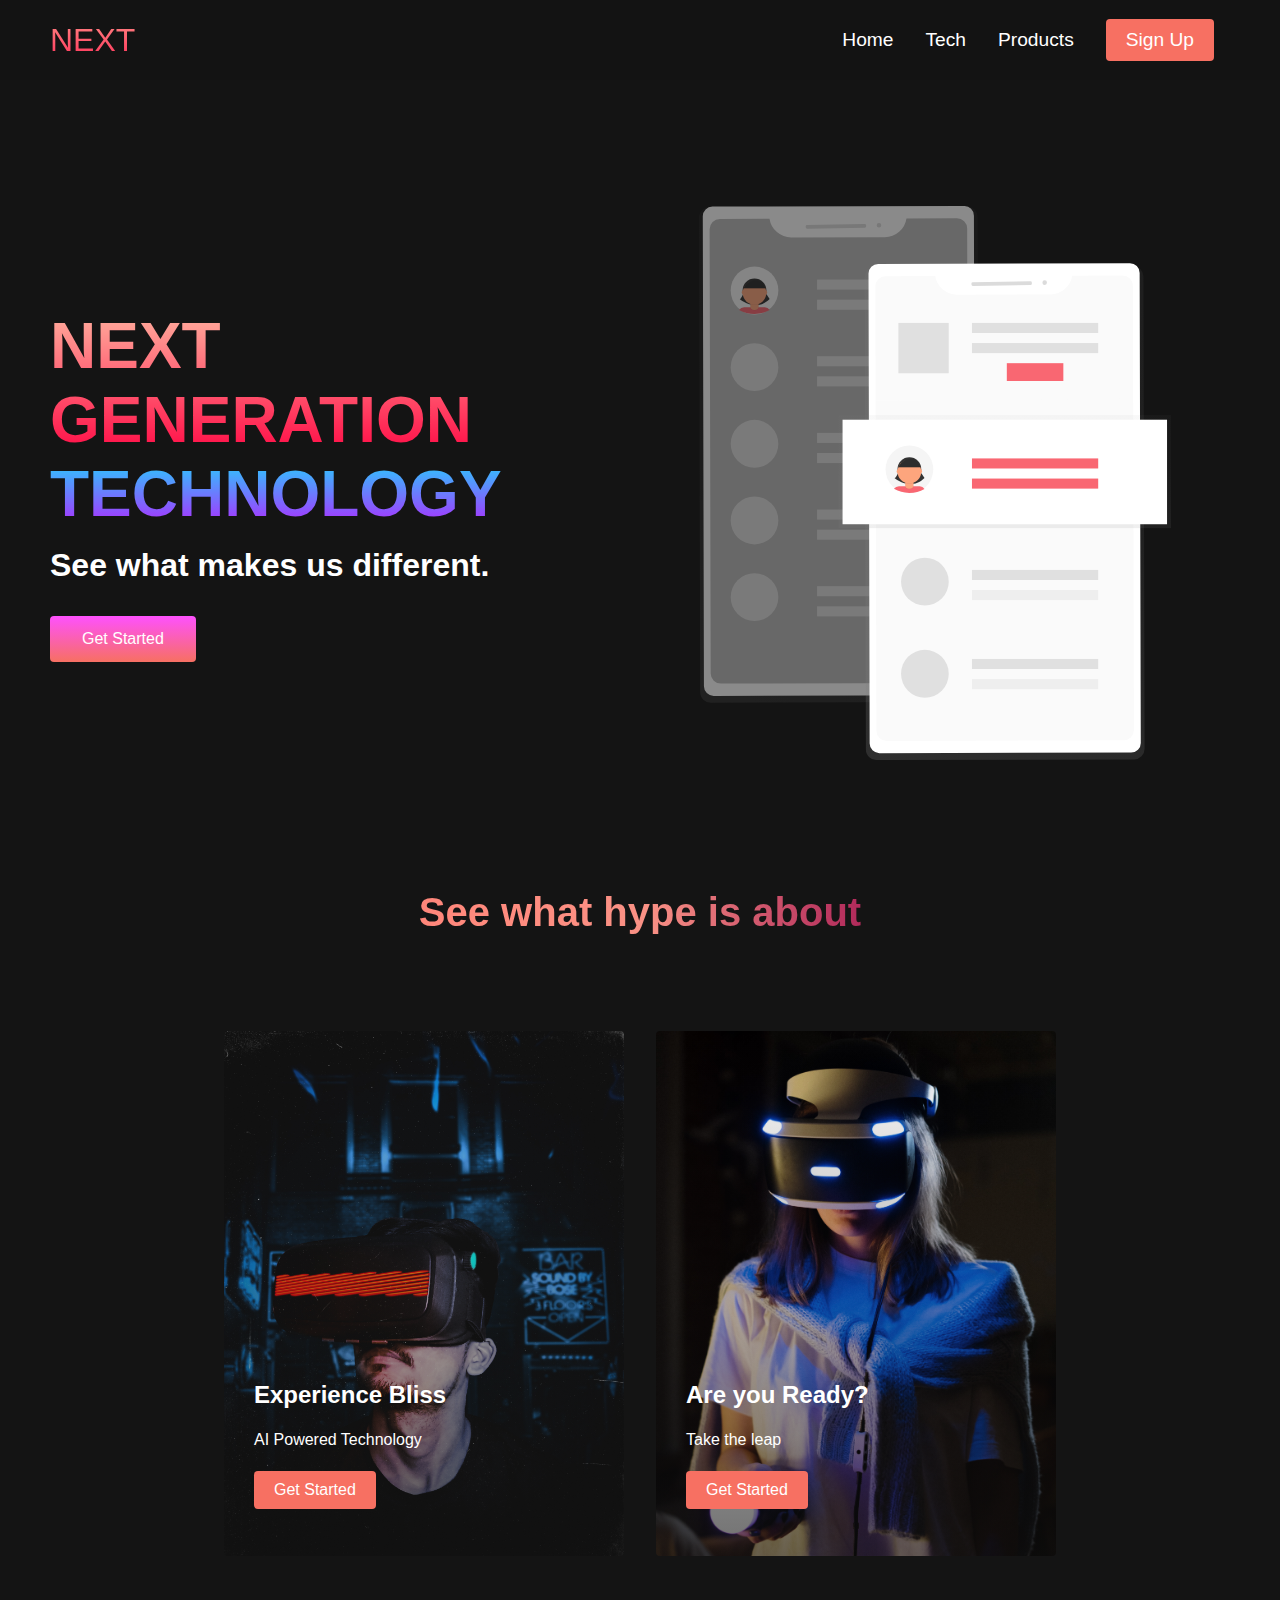
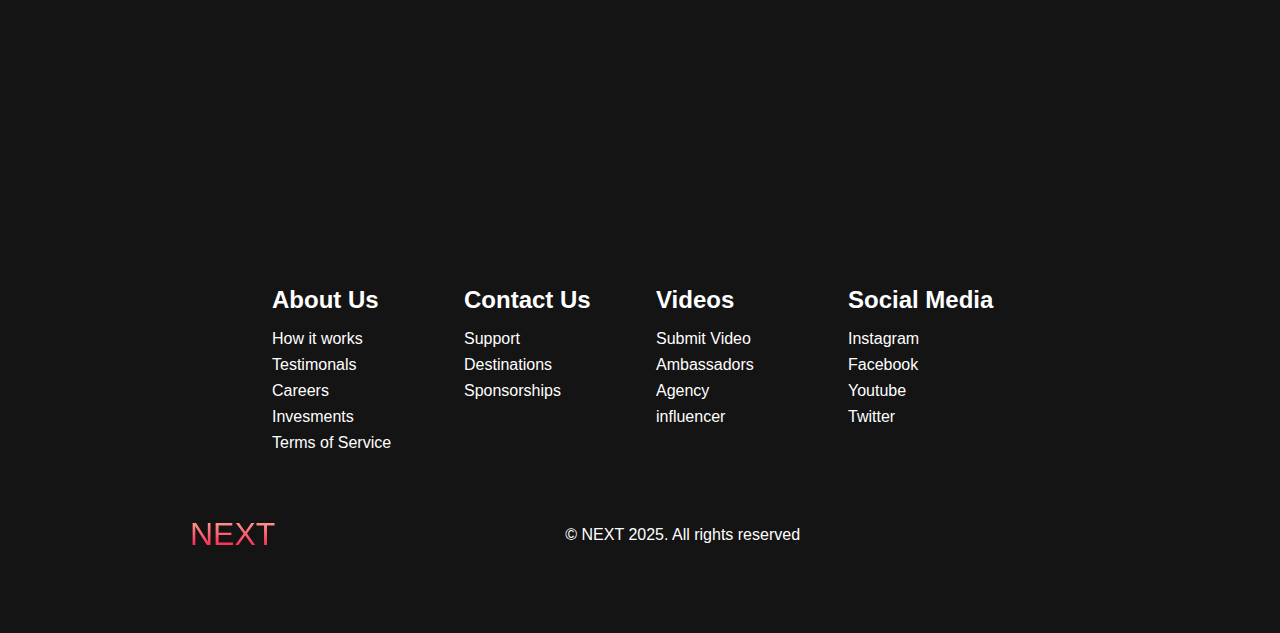
<file: index.html>
<!DOCTYPE html>
<html lang="en">
<head>
  <meta charset="UTF-8" />
  <meta name="viewport" content="width=device-width, initial-scale=1.0" />
  <title>NEXT Website</title>
  <link rel="stylesheet" href="style.css">
  <link 
    rel="stylesheet" 
    href="https://cdnjs.cloudflare.com/ajax/libs/font-awesome/5.15.4/css/all.min.css" 
    integrity="sha512-dN+HFZ+Kzb7rSg2a2WYnl3GPZhA+TgL2PYLaK5t4D1Hqgz0Ix1RCEcOYvmF+aEcs+zPvUJZk8Niw1f7Bbh7H2Q==" 
    crossorigin="anonymous" 
    referrerpolicy="no-referrer" 
  />
  <link rel="preconnect" href="https://fonts.googleapis.com">
<link rel="preconnect" href="https://fonts.gstatic.com" crossorigin>
<link rel="preconnect" href="https://fonts.googleapis.com">
<link rel="preconnect" href="https://fonts.gstatic.com" crossorigin>
<link href="https://fonts.googleapis.com/css2?family=Merriweather:ital,opsz,wght@0,18..144,300..900;1,18..144,300..900&display=swap" rel="stylesheet">
    <!--Navbar Section-->
  <nav class="navbar" role="navigation" aria-label="Main Navigation">
    <div class="navbar__container">
      <a href="/" id="navbar__logo"><i class="fas fa-gem"></i>  NEXT</a>
      <div class="navbar__toggle" id="mobile-menu">
        <span class="bar"></span>
        <span class="bar"></span>
        <span class="bar"></span>
      </div>
      <ul class="navbar__menu">
        <li class="navbar__item"><a href="/" class="navbar__links">Home</a></li>
        <li class="navbar__item"><a href="/tech.html" class="navbar__links">Tech</a></li>
        <li class="navbar__item"><a href="/" class="navbar__links">Products</a></li>
        <li class="navbar__btn"><a href="/" class="button">Sign Up</a></li>
      </ul>
    </div>
  </nav>
<!--Hero Section-->
<div class="main">
    <div class="main__container">
      <div class="main__content">
        <h1>NEXT GENERATION</h1>
        <h2>TECHNOLOGY</h2>
        <p>See what makes us different.</p>
        <button class="main__btn">
          <a href="/">Get Started</a>
        </button>
      </div> 
      <div class="main__img--container">
        <img src="images/pic1.svg" alt="pic" id="main__img">
      </div>
    </div>
  </div>
  <!--Services Section-->
  <div class="services">
    <h1>See what hype is about</h1>
    <div class="services__container">
        <div class="services__card">
            <h2>Experience Bliss</h2>
            <p>AI Powered Technology</p>
            <button>Get Started</button>
        </div>
        <div class="services__card">
            <h2>Are you Ready?</h2>
            <p>Take the leap</p>
            <button>Get Started</button>
        </div>
    </div>
  </div>
  <!--Footer Section-->
  <div class="footer__container">
    <div class="footer__links">
        <div class="footer__link--wrapper">
            <div class="footer__link--items">
                <h2>About Us</h2>
                <a href="/">How it works</a>
                <a href="/">Testimonals</a>
                <a href="/">Careers</a>
                <a href="/">Invesments</a>
                <a href="/">Terms of Service</a>
            </div>
            <div class="footer__link--items">
                <h2>Contact Us</h2>
                <a href="/">Support</a>
                <a href="/">Destinations</a>
                <a href="/">Sponsorships</a>
            </div>
        </div>
        <div class="footer__link--wrapper">
            <div class="footer__link--items">
                <h2>Videos</h2>
                <a href="/">Submit Video</a>
                <a href="/">Ambassadors</a>
                <a href="/">Agency</a>
                <a href="/">influencer</a>
            </div>
            <div class="footer__link--items">
                <h2>Social Media</h2>
                <a href="/">Instagram</a>
                <a href="/">Facebook</a>
                <a href="/">Youtube</a>
                <a href="/">Twitter</a>
            </div>
        </div>
    </div>
    <div class="social__media">
        <div class="social__media--wrap">
            <div class="footer__logo">
                <a href="/" id="footer__logo"><i class="fas faa-gem">
                </i>NEXT</a>
            </div>
            <p class="webside__right">© NEXT 2025. All rights reserved</p>
            <div class="social__icons">
                <a href="/" class="social__icon--link" target="_blank">
                    <i class="fab fa-facebook"></i>
                </a>
                <a href="/" class="social__icon--link" target="_blank">
                    <i class="fab fa-instagram"></i>
                </a>
                <a href="/" class="social__icon--link" target="_blank">
                    <i class="fab fa-youtube"></i>
                </a>
                <a href="/" class="social__icon--link" target="_blank">
                    <i class="fab fa-twitter"></i>
                </a>
            </div>
        </div>
    </div>
    
  </div>
  <script src="app.js"></script>
</body>
</html>
</file>
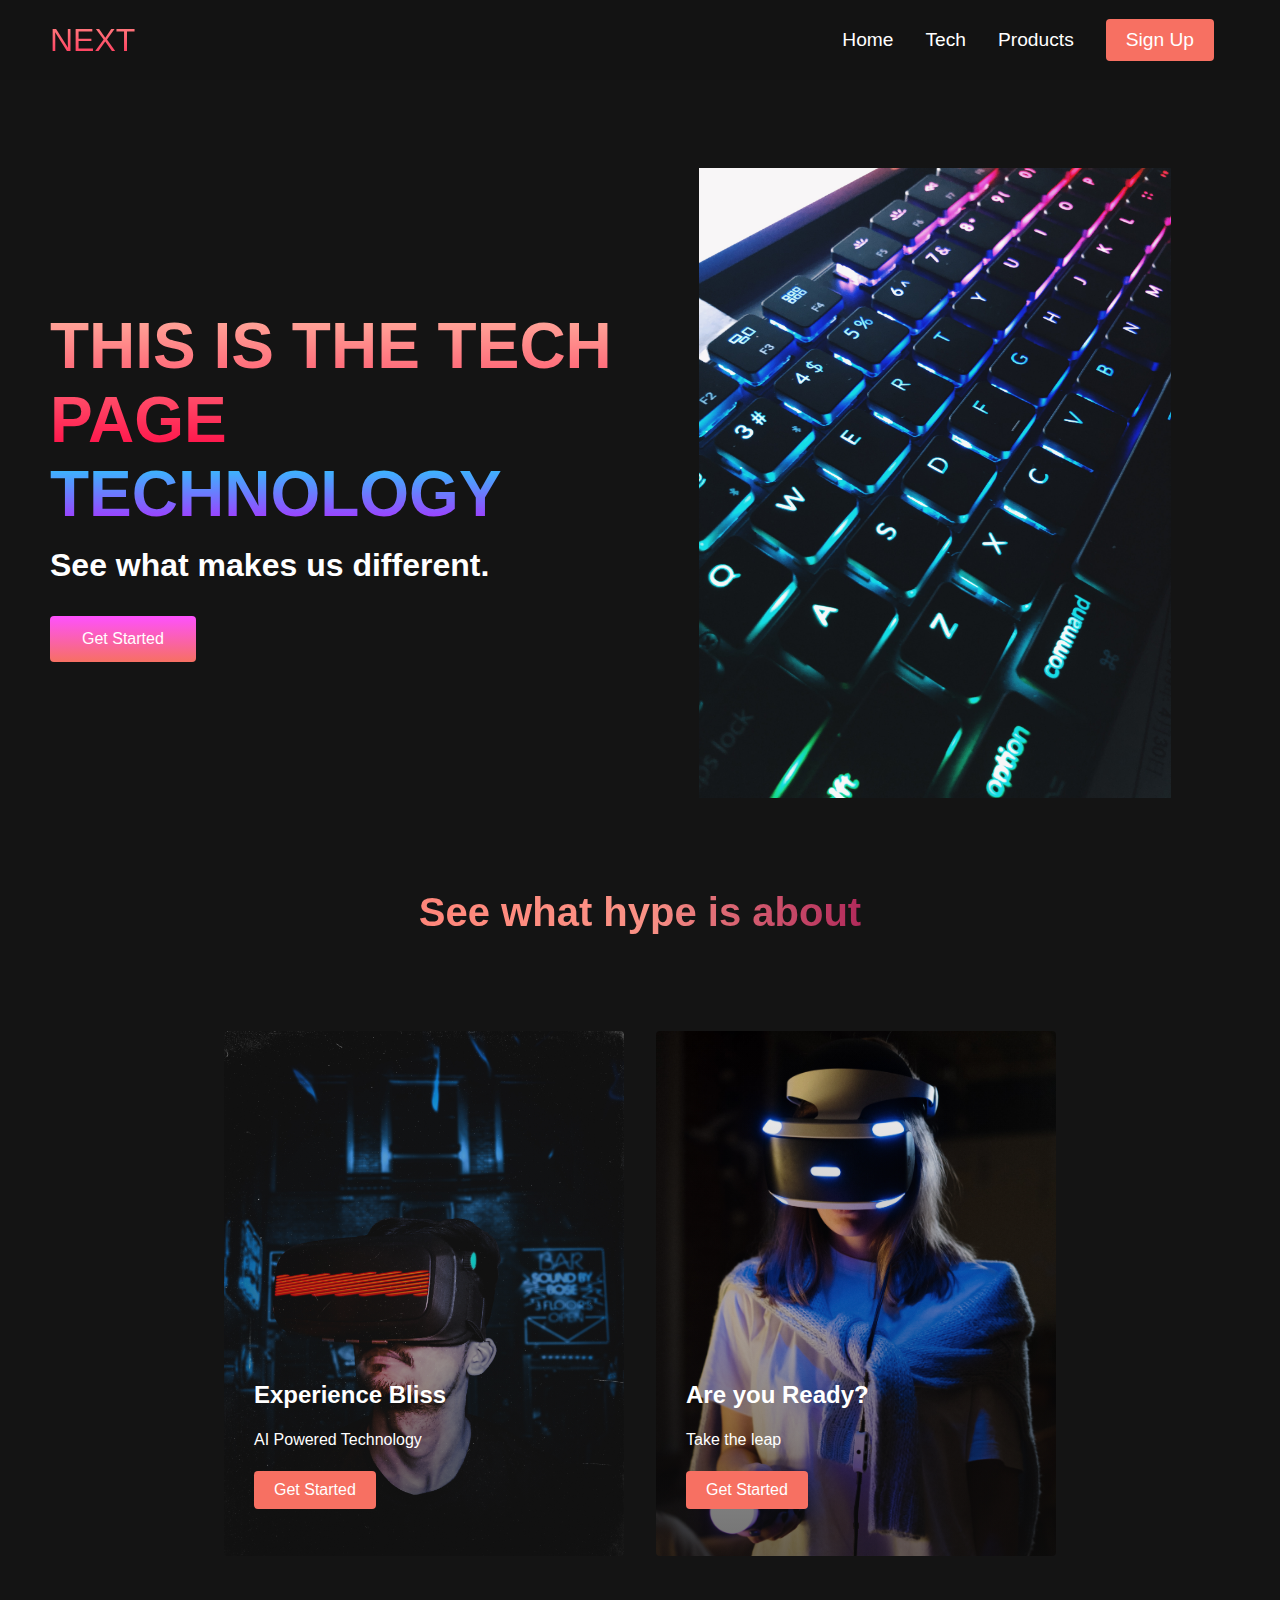
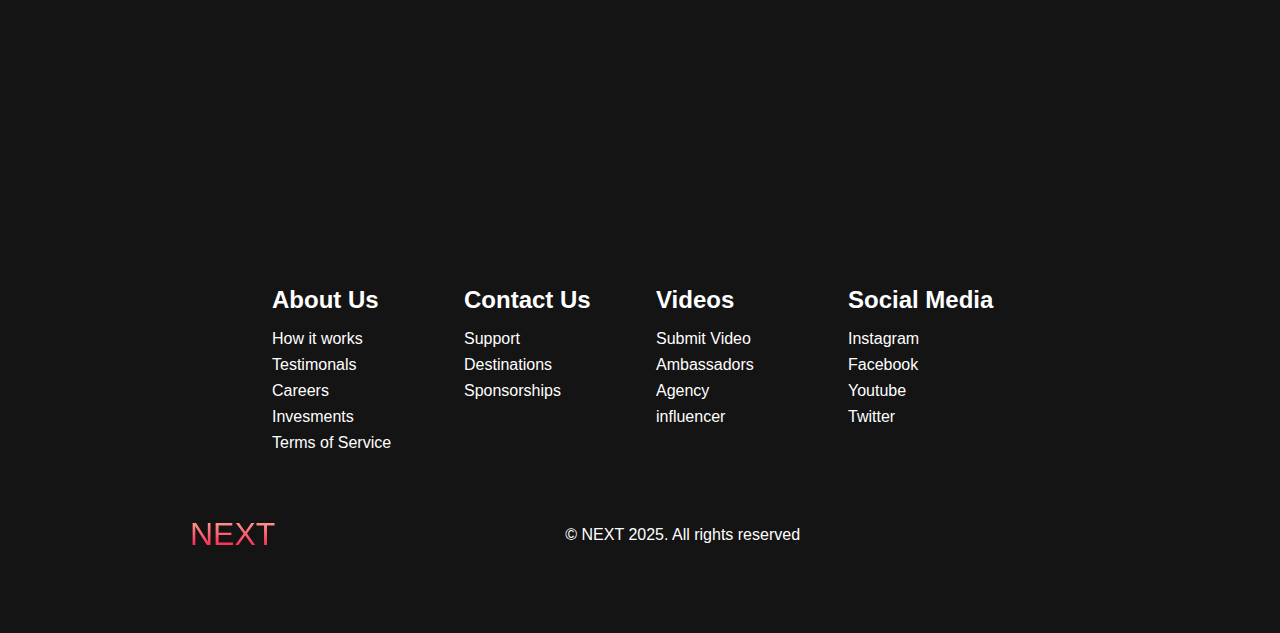
<file: tech.html>
<!DOCTYPE html>
<html lang="en">
<head>
  <meta charset="UTF-8" />
  <meta name="viewport" content="width=device-width, initial-scale=1.0" />
  <title>NEXT Website</title>
  <link rel="stylesheet" href="style.css">
  <link 
    rel="stylesheet" 
    href="https://cdnjs.cloudflare.com/ajax/libs/font-awesome/5.15.4/css/all.min.css" 
    integrity="sha512-dN+HFZ+Kzb7rSg2a2WYnl3GPZhA+TgL2PYLaK5t4D1Hqgz0Ix1RCEcOYvmF+aEcs+zPvUJZk8Niw1f7Bbh7H2Q==" 
    crossorigin="anonymous" 
    referrerpolicy="no-referrer" 
  />
  <link rel="preconnect" href="https://fonts.googleapis.com">
<link rel="preconnect" href="https://fonts.gstatic.com" crossorigin>
<link rel="preconnect" href="https://fonts.googleapis.com">
<link rel="preconnect" href="https://fonts.gstatic.com" crossorigin>
<link href="https://fonts.googleapis.com/css2?family=Merriweather:ital,opsz,wght@0,18..144,300..900;1,18..144,300..900&display=swap" rel="stylesheet">
    <!--Navbar Section-->
  <nav class="navbar" role="navigation" aria-label="Main Navigation">
    <div class="navbar__container">
      <a href="/" id="navbar__logo"><i class="fas fa-gem"></i>  NEXT</a>
      <div class="navbar__toggle" id="mobile-menu">
        <span class="bar"></span>
        <span class="bar"></span>
        <span class="bar"></span>
      </div>
      <ul class="navbar__menu">
        <li class="navbar__item"><a href="/" class="navbar__links">Home</a></li>
        <li class="navbar__item"><a href="/tech.html" class="navbar__links">Tech</a></li>
        <li class="navbar__item"><a href="/" class="navbar__links">Products</a></li>
        <li class="navbar__btn"><a href="/" class="button">Sign Up</a></li>
      </ul>
    </div>
  </nav>
<!--Hero Section-->
<div class="main">
    <div class="main__container">
      <div class="main__content">
        <h1>THIS IS THE TECH PAGE</h1>
        <h2>TECHNOLOGY</h2>
        <p>See what makes us different.</p>
        <button class="main__btn">
          <a href="/">Get Started</a>
        </button>
      </div> 
      <div class="main__img--container">
        <img src="images/pic2.jpg" alt="pic" id="main__img">
      </div>
    </div>
  </div>
  <!--Services Section-->
  <div class="services">
    <h1>See what hype is about</h1>
    <div class="services__container">
        <div class="services__card">
            <h2>Experience Bliss</h2>
            <p>AI Powered Technology</p>
            <button>Get Started</button>
        </div>
        <div class="services__card">
            <h2>Are you Ready?</h2>
            <p>Take the leap</p>
            <button>Get Started</button>
        </div>
    </div>
  </div>
  <!--Footer Section-->
  <div class="footer__container">
    <div class="footer__links">
        <div class="footer__link--wrapper">
            <div class="footer__link--items">
                <h2>About Us</h2>
                <a href="/">How it works</a>
                <a href="/">Testimonals</a>
                <a href="/">Careers</a>
                <a href="/">Invesments</a>
                <a href="/">Terms of Service</a>
            </div>
            <div class="footer__link--items">
                <h2>Contact Us</h2>
                <a href="/">Support</a>
                <a href="/">Destinations</a>
                <a href="/">Sponsorships</a>
            </div>
        </div>
        <div class="footer__link--wrapper">
            <div class="footer__link--items">
                <h2>Videos</h2>
                <a href="/">Submit Video</a>
                <a href="/">Ambassadors</a>
                <a href="/">Agency</a>
                <a href="/">influencer</a>
            </div>
            <div class="footer__link--items">
                <h2>Social Media</h2>
                <a href="/">Instagram</a>
                <a href="/">Facebook</a>
                <a href="/">Youtube</a>
                <a href="/">Twitter</a>
            </div>
        </div>
    </div>
    <div class="social__media">
        <div class="social__media--wrap">
            <div class="footer__logo">
                <a href="/" id="footer__logo"><i class="fas faa-gem">
                </i>NEXT</a>
            </div>
            <p class="webside__right">© NEXT 2025. All rights reserved</p>
            <div class="social__icons">
                <a href="/" class="social__icon--link" target="_blank">
                    <i class="fab fa-facebook"></i>
                </a>
                <a href="/" class="social__icon--link" target="_blank">
                    <i class="fab fa-instagram"></i>
                </a>
                <a href="/" class="social__icon--link" target="_blank">
                    <i class="fab fa-youtube"></i>
                </a>
                <a href="/" class="social__icon--link" target="_blank">
                    <i class="fab fa-twitter"></i>
                </a>
            </div>
        </div>
    </div>
    
  </div>
  <script src="app.js"></script>
</body>
</html>
</file>
<file: style.css>
/* Global Styles */
* {
    box-sizing: border-box;
    margin: 0;
    padding: 0;
    font-family: 'Kumbh Sans', sans-serif;
  }
  
  .navbar {
    background: #131313;
    height: 80px;
    display: flex;
    justify-content: center;
    align-items: center;
    font-size: 1.2rem;
    position: sticky;
    top: 0;
    z-index: 999;
  }
  
  .navbar__container {
    display: flex;
    justify-content: space-between;
    height: 80px;
    z-index: 1;
    width: 100%;
    max-width: 1300px;
    margin: 0 auto;
    padding: 0 50px;
  }
  
  #navbar__logo {
    background-color: #ff8177;
    background-image: linear-gradient(to top, #ff0844 0%, #ffb199 100%);
    background-size: 100%;
    -webkit-background-clip: text;
    -webkit-text-fill-color: transparent;
    display: flex;
    align-items: center;
    cursor: pointer;
    text-decoration: none;
    font-size: 2rem;
  }
  
  .navbar__menu {
    display: flex;
    align-items: center;
    list-style: none;
    text-align: center;
  }
  
  .navbar__item {
    height: 80px;
  }
  
  .navbar__links {
    color: white;
    display: flex;
    align-items: center;
    justify-content: center;
    text-decoration: none;
    padding: 0 1rem;
    height: 100%;
  }
  
  .navbar__btn {
    display: flex;
    align-items: center;
    justify-content: center;
    padding: 0 1rem;
  }
  
  .button {
    padding: 10px 20px;
    border: none;
    outline: none;
    border-radius: 4px;
    background: #f77062;
    color: white;
    text-decoration: none;
    cursor: pointer;
  }
  
  .button:hover {
    background: #4837ff;
    transition: all 0.3s ease;
  }
  
  .navbar__links:hover {
    color: #f77062;
    transition: all 0.3s ease;
  }
  
  .navbar__toggle {
    display: none;
    cursor: pointer;
  }
  
  .bar {
    display: block;
    width: 25px;
    height: 3px;
    margin: 5px auto;
    transition: all 0.3s ease-in-out;
    background-color: white;
  }
  
  /* Responsive */
  @media screen and (max-width: 960px) {
    .navbar__toggle {
      display: block;
    }
  
    .navbar__menu {
      display: grid;
      grid-template-columns: 1fr;
      width: 100%;
      height: 0;
      overflow: hidden;
      position: absolute;
      top: 80px;
      left: 0;
      background: #000;
      transition: all 0.5s ease-in-out;
      opacity: 0;
      pointer-events: none;
    }
  
    .navbar__menu.active {
      height: 50vh;
      opacity: 1;
      pointer-events: auto;
      z-index: 99;
    }
  
    .navbar__item, .navbar__btn {
      width: 100%;
    }
  
    .navbar__links {
      padding: 2rem;
      width: 100%;
      display: block;
      text-align: center;
    }
  
    .button {
      width: 80%;
      justify-content: center;
      display: flex;
      align-items: center;
      height: 40px;
      margin: 0;
    }
    .navbar__toggle .bar {
        display: block;
        cursor: pointer;
    }
    #mobile-menu.is-active .bar:nth-child(2) {
        opacity: 0;
    }
    #mobile-menu.is-active .bar:nth-child(1) {
        transform: translateY(8px); rotate: (45deg);
    }
    #mobile-menu.is-active .bar:nth-child(3) {
        transform: translateY(-8px); rotate: (-45deg);
  }
}
/* Hero Section CSS*/

.main {
    background-color: #141414;
}

.main__container {
    display: grid;
    grid-template-columns: 1fr 1fr;
    align-items: center;
    justify-self: center;
    margin: 0;
    height: 90vh;
    background-color: #141414;
    z-index: 1;
    width: 100%;
    max-width: 1300;
    padding: 0 50px;
}
.main__content h1 {
    font-size: 4rem;
    background-color: #ff8177;
    background-image: linear-gradient(to top, #ff0844 0%, #ffb19f 100%);
    background-size: 100%;
    -webkit-background-clip: text;
    -moz-background-clip: text;
    -moz-text-fill-color: transparent;
    -webkit-text-fill-color: transparent;
}
.main__content h2 {
    font-size: 4rem;
    background-color: #ff8177;
    background-image: linear-gradient(to top, #b721ff 0%, #21d4fd 100%);
    background-size: 100%;
    -webkit-background-clip: text;
    -moz-background-clip: text;
    -moz-text-fill-color: transparent;
    -webkit-text-fill-color: transparent;
}
.main__content p {
    margin-top: 1rem;
    font-size: 2rem;
    font-weight: 700;
    color: white;
}
.main__btn {
    font-size: 1rem;
    background-image: linear-gradient(to top, #f77062 0%, #fe51fe 100%);
    padding: 14px 32px;
    border: none;
    border-radius: 4px;
    color: white;
    margin-top: 2rem;
    cursor: pointer;
    position: relative;
    transition: all 0.35s;
    outline: none;
}
.main__btn a {
    position: relative;
    z-index: 2;
    color: white;
    text-decoration: none;
}
.main__btn:after {
    position: absolute;
    content: '';
    top: 0;
    left: 0;
    width: 0;
    height: 100%;
    background: #4837ff;
    transition: all 0.35s;
    border-radius: 4px;
}
.main__btn:hover {
    color: white;
}
.main__btn:hover::after {
    width: 100%;
}
.main__img--container {
    text-align: center;
}
#main__img {
    height: 80%;
    width: 80%;
}
@media screen and (max-width: 768px) {
    .main__container {
        display: grid;
        grid-template-columns: auto;
        align-items: center;
        justify-self: center;
        width: 100%;
        margin: 0 auto;
        height: 90vh;
    }
    .main__content {
        text-align: center;
        margin-bottom: 4rem;
    }
    .main__content h1 {
        font-size: 2.5rem;
        margin-top: 2rem;

    }
    .main__content h2 {
        font-size: 3rem;
    }
    .main__content p {
        margin-top: 1rem;
        font-size: 1.5rem;
    }
}

@media screen and (max-width: 450px) {
    .main__content {
        text-align: center;
        margin-bottom: 4rem;
    }
    .main__content h1 {
        font-size: 2rem;
        margin-top: 3rem;

    }
    .main__content h2 {
        font-size: 2rem;
    }
    .main__content p {
        margin-top: 2rem;
        font-size: 1.5rem;
    }
    .main__btn {
        padding: 12px 36px;
        margin: 2rem 0;
    }
}
/* Services Section CSS*/

.services {
    background: #141414;
    display: flex;
    flex-direction: column;
    align-items: center;
    height: 100vh;
}
.services h1 {
    background-color: #ff8177;
    background-image: linear-gradient(to right, 
    #ff8177 0%, 
    #ff867a 0%,
    #ff8c7f 21%,
    #f99185 52%, 
    #cf556c 78%,
    #b12a5b 100%);
    background-size: 100%;
    margin-bottom: 5rem;
    font-size: 2.5rem;
    -webkit-background-clip: text;
    -moz-background-clip: text;
    -moz-text-fill-color: transparent;
    -webkit-text-fill-color: transparent;
}
.services__container {
    display: flex;
    justify-content: center;
   flex-wrap: wrap; 
}
.services__card {
    margin: 1rem;
    height: 525px;
    width: 400px;
    border-radius: 4px;
    background-image:  linear-gradient(to bottom, 
    rgba(0,0,0,0) 0%, 
    rgba(17,17,17, 0.6) 100%),
    url('images/pic3.jpg');
    background-size: cover;
    position: relative;
    color: white;
}
.services__card:nth-child(2) {
    background-image:  linear-gradient(to bottom, 
    rgba(0,0,0,0) 0%, 
    rgba(17,17,17, 0.6) 100%),
    url('images/pic4.jpg');
}
.services h2 {
    position: absolute;
    top: 350px;
    left: 30px;
}
.services__card p {
    position: absolute;
    top: 400px;
    left: 30px;
}
.services__card button {
    color: white;
    padding: 10px 20px;
    border: none;
    outline: none;
    border-radius: 4px;
    background: #f77062;
    position: absolute;
    top: 440px;
    left: 30px;
    font-size: 1rem;
    cursor: pointer;
}
.services__card:hover {
    transform: scale(1.075);
    transition: 0.2s ease-in;
    cursor: pointer;
}
@media screen and (max-width: 960px) {
    .services {
        height: 1600px;
    }
    .services h1 {
        font-size: 2rem;
        margin-top: 12rem;
    }
}
@media screen and (max-width: 480px) {
    .services {
        height: 1400px;
    }
    .services h1 {
        font-size: 1.2rem;
    }
    .services__card {
        width: 300px;
    }
}
/** Footer Section*/
.footer__container {
    background-color: #141414;
    padding: 5rem 0;
    display: flex;
    flex-direction: column;
    justify-content: center;
    align-items: center;
}
#footer__logo {
    color: white;
    display: flex;
    align-items: center;
    cursor: pointer;
    text-decoration: none;
    font-size: 2rem;
    background-color: #ff8177;
    background-image: linear-gradient(to top, #ff0844 0%, #ffb199 100%);
    background-size: 100%;
    -webkit-background-clip: text;
    -webkit-text-fill-color: transparent;
    
}
.footer__links {
    width: 100%;
    max-width: 1000px;
    display: flex;
    justify-content: center;
}
.footer__link--wrapper {
    display: flex;
}
.footer__link--items {
    display: flex;
    flex-direction: column;
    align-items: flex-start;
    margin: 16px;
    text-align: left;
    width: 160px;
    box-sizing: border-box;
}
.footer__link--items h2 {
    margin-bottom: 16px;
}
.footer__link--items > h2 {
    color: white;
}
.footer__link--items > a {
    color: white;
    text-decoration: none;
    margin-bottom: 0.5rem;
}
.footer__link--items > a:hover {
    color: white;
    transition: 0.3s ease-out;
}
/** Social Icons */

.social__icon--link {
    color: white;
    font-size: 24px;
}
.social__media {
    max-width: 1000px;
    width: 100%;
}
.social__media--wrap {
    display: flex;
    justify-content: space-between;
    align-items: center;
    width: 90%;
    max-width: 1000px;
    margin: 40px auto 0 auto;
}
.webside__right {
    color: white;
}
@media screen and (max-width: 820px) {
    .footer__links {
        padding-top: 2rem;
    }
    #footer__logo {
        margin-bottom: 2rem;
    }
    .webside__right {
        margin-bottom: 2rem;
    }
    .footer__link--wrapper {
        flex-direction: column;
    }
    .social__media--wrap {
        flex-direction: column;
    }
}
</file>
